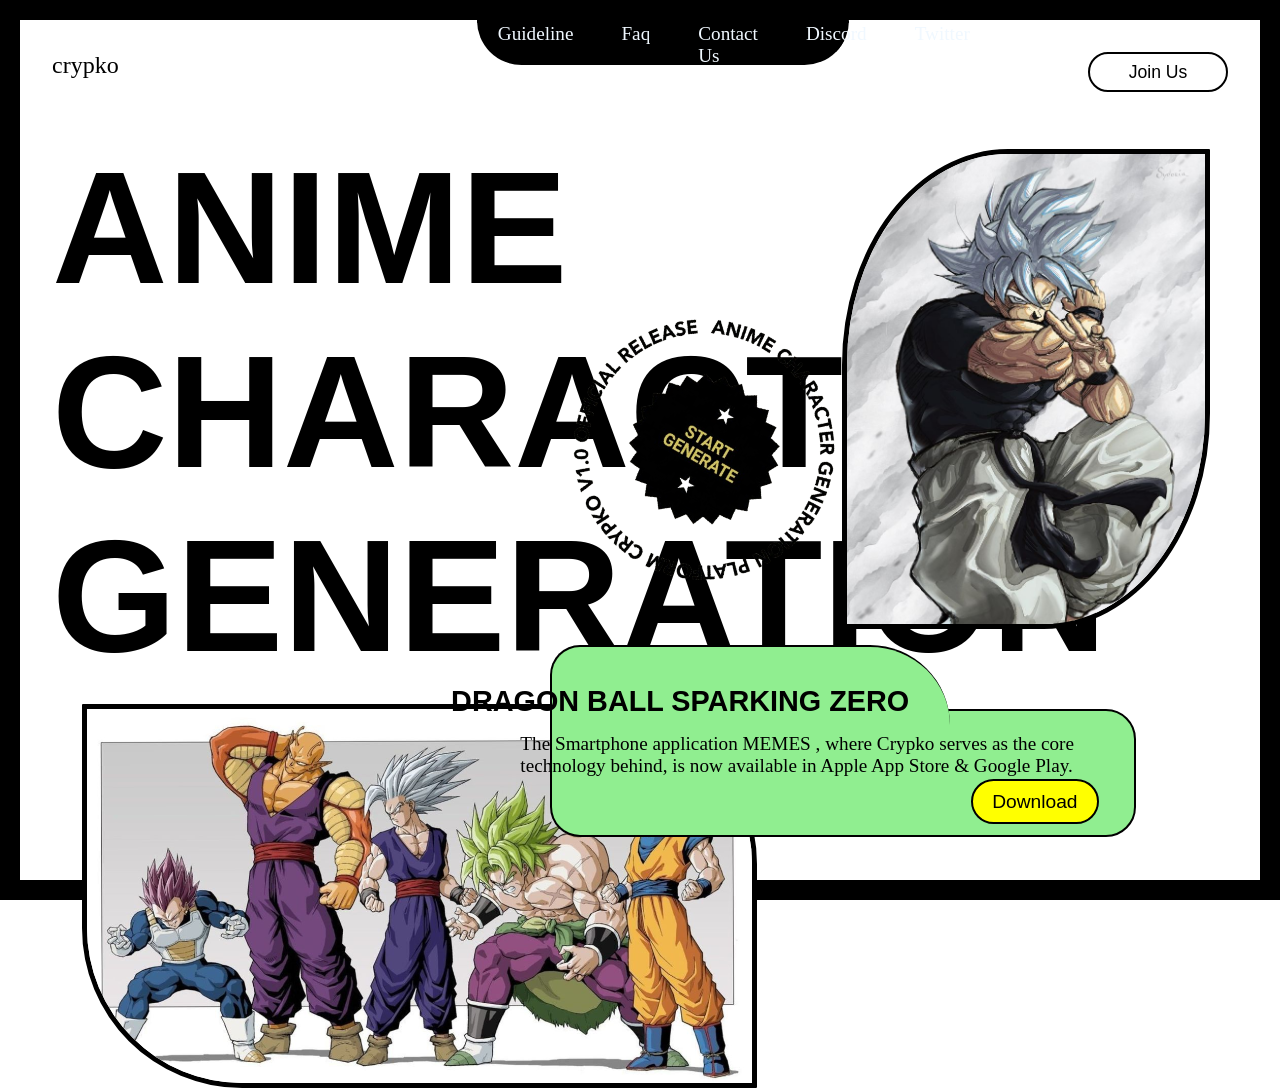
<file: index.html>
<!DOCTYPE html>
<html lang="en">
<head>
    <meta charset="UTF-8">
    <meta name="viewport" content="width=device-width, initial-scale=1.0">
    <title>CRYPKO --Clone</title>
    <link rel="stylesheet" href="style.css">
</head>
<body>
    <nav>
        <h1>crypko</h1>
        <button><a href="main.html">Join Us</a></button>
    </nav>
    <div id="nav2">
         <ul>
            <li><a href="">Guideline</a></li>
            <li><a href="">Faq</a></li>
            <li><a href="">Contact Us</a></li>
            <li><a href="">Discord</a></li>
            <li><a href="">Twitter</a></li>
        </ul>
    </div>
    <main>
        <h1>ANIME CHARACTERS <br> GENERATION</h1>
        <div id="img1"><img src="goku.jpg" alt="goku"></div>
        <div id="img2"><img src="team.jpg" alt="goku2"></div>
        <div id="box"></div>
        <div id="box2"></div>
        <h1 id="ha1">DRAGON BALL SPARKING ZERO</h1>
        <p>The Smartphone application MEMES , where Crypko serves as the core <br> technology behind, is now available in Apple App Store & Google Play.</p>
        <button>Download</button>
        <div id="img3"><img src="logo.png" alt=""></div>
    </main>
</body>
</html>
</file>
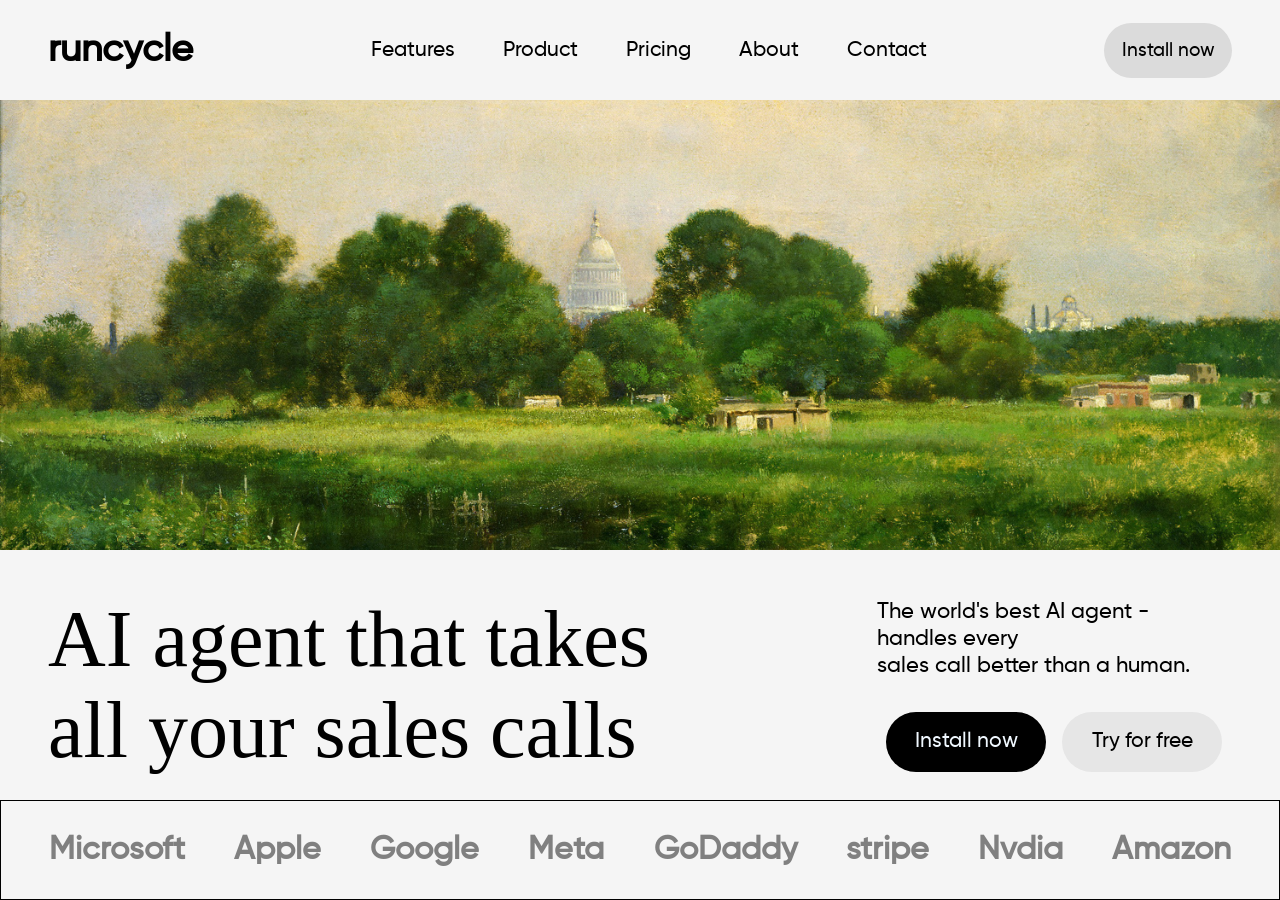
<file: main.html>
<!DOCTYPE html>
<html lang="en">
<head>
    <meta charset="UTF-8">
    <meta name="viewport" content="width=device-width, initial-scale=1.0">
    <title>RunCycle</title>
    <link rel="stylesheet" href="styles.css">
</head>
<body>
    <nav>
        <h1>runcycle</h1>
        <ul>
            <li>Features</li>
            <li>Product</li>
            <li>Pricing</li>
            <li>About</li>
            <li>Contact</li>
        </ul>
        <button><a href="index.html">Install now</a></button>
    </nav>
    <header></header>
    <main>
        <div id="main1">
            <h1>AI agent that takes <br> all your sales calls</h1>
        </div>
        <div id="main2">
            <p>The world's best AI agent - handles every <br> sales call better than a human.</p>
            <div id="btn">
                <button id="btn1">Install now</button>
                <button id="btn2">Try for free</button>
            </div>
        </div>
    </main>
    <footer>
        <h1>Microsoft</h1>
        <h1>Apple</h1>
        <h1>Google</h1>
        <h1>Meta</h1>
        <h1>GoDaddy</h1>
        <h1>stripe</h1>
        <h1>Nvdia</h1>
        <h1>Amazon</h1>
    </footer>
</body>
</html>
</file>
<file: style.css>
*{
    padding: 0;
    margin: 0;
    box-sizing: border-box;
}

html ,
body {
    height: 100%;
    width: 100%;
}

body{
    border: 20px solid black;
    position: relative;
}

nav{
    position: relative;
    height: 100px;
    /* background-color: royalblue; */
    display: flex;
    /* align-items: center; */
    justify-content: space-between;
    padding: 2rem;
}

nav > h1{
    font-family: 'Times New Roman', Times, serif;
    font-weight: 100;
}

nav > button{
    height: 40px;
    width: 140px;
    border: 2px solid black;
    border-radius: 30px;
    font-size: 1.1rem;
    background-color: transparent;
}

nav > button > a{
    color: black;
}

ul{
    padding-left:1.1rem;
    position: absolute;
    top: 0;
    left: 33%;
    height: 45px;
    width: 30%;
    margin-left: 3rem;
    background-color:black;
    display: flex;
    gap: 3rem;
    border: solid;
    border-radius: 1px 1px 90px 90px ;
}

li{
    list-style: none;
    font-family: 'Times New Roman', Times, serif;
    font-size: 1.2rem;
}

a{
    text-decoration: none;
    color: aliceblue;
}
main{
    height: 91.6%;
    width: 100%;
}

main > h1{
    font-family: Impact, Haettenschweiler, 'Arial Narrow Bold', sans-serif;
    font-size: 10rem;
    padding: 1rem;
    padding-left: 2rem;
}

#img1 > img{
    height: 30rem;
    position: absolute;
    top: 15%;
    right: 4%;
    border: 5px solid black;
    border-radius: 45% 1px 45% 1px;
}

#img2 > img{
    height: 24rem;
    position: absolute;
    left: 5%;
    border: 5px solid black;
    border-radius: 1px 10rem 1px 10rem;
}

#box{
    height: 8rem;
    width: 20rem;
    background-color: lightgreen;
    border: 2px solid black;
    border-radius: 0px 30px 30px 0px;
    position: absolute;
    right: 10%;
    bottom: 5%;
}

#box2{
    height: 12rem;
    width: 25rem;
    background-color: lightgreen;
    border: 2px solid black;
    border-right:none;
    border-radius: 30px 80px 0px 30px;
    position: absolute;
    right: 25%;
    bottom: 5%;
}

main > #ha1{
    font-size: 1.8rem;
    position: absolute;
    right: 27%;
    bottom: 17%;
}

main > p{
    font-size: 1.2rem;
    position: absolute;
    right: 15%;
    bottom: 12%;
}

main > button{
    height: 45px;
    width: 8rem;
    border: 2px solid black;
    border-radius: 30px;
    position: absolute;
    right: 13%;
    bottom: 6.5%;
    font-size: 1.2rem;
    background-color: yellow;
}

#img3 > img{
    height: 300px;
    position: absolute;
    right: 33%;
    bottom: 33%;
    rotate: 30deg;
}
</file>
<file: styles.css>
@font-face {
    font-family:Gilroy;
    src: url(Gilroy-Medium.ttf);
}

*{
    padding: 0;
    margin: 0;
    box-sizing: border-box;
    font-family: Gilroy;
}

html,
body{
    height: 100%;
    width: 100%;
}

body{
    background-color: whitesmoke;
    position: relative;
}

nav{
    height: 100px;
    width: 100%;
    /* background-color: royalblue; */
    display: flex;
    align-items: center;
    justify-content: space-between;
    padding: 3rem;
}

nav > h1{
    font-size: 2.4rem;
    font-family:Gilroy;
    font-weight: 800;
}

ul{
    display: flex;
    gap: 3rem;
}

li{
    list-style: none;
    font-size: 1.3rem;
}

a{
    text-decoration: none;
}

nav > button {
    height: 55px;
    width: 8rem;
    border:none;
    border-radius: 30px;
    font-size: 1.2rem;
    background-color: #dbdbdb;
    font-family: Gilroy;
    font-weight: 500;
}

nav > button > a{
    color: black;
}

header{
    background-image: url(main.jpg);
    height:50%;
    width: 100%;
    object-fit: cover;
    background-repeat: no-repeat;
    background-size: cover;
    background-position: 10% 30%;
}

main{
    height: 30%;
    width: 100%;
    /* background-color: lightcoral; */
    display: flex;
    align-items: center;
    justify-content: space-between;
    padding: 3rem;
}

#main1 > h1{
    font-size: 5rem;
    font-family: 'Times New Roman', Times, serif;
    font-weight: 100;
}

#main2{
    height:100%;
    width: 30%;
    /* background-color: lightgreen; */
    display: flex;
    flex-direction: column;
    align-items: center;
    justify-content: center;
    gap: 2rem;
}

#main2 > p{
    font-size: 1.4rem;
}

#btn{
    display: flex;
    gap: 1rem;
}

#btn > #btn1{
    height: 60px;
    width: 10rem;
    border: none;
    border-radius: 30px;
    background-color: black;
    color: aliceblue;
    font-size: 1.3rem;
}

#btn > #btn2{
    height: 60px;
    width: 10rem;
    border: none;
    border-radius: 30px;
    background-color: rgb(230, 230, 230);
    font-size: 1.3rem;
}

footer{
    position: absolute;
    bottom: 0;
    height: 100px;
    width: 100%;
    /* background-color: lightgreen; */
    color: gray;
    display: flex;
    align-items: center;
    justify-content: space-between;
    padding: 3rem;
    border: 1px solid black;
}
</file>
